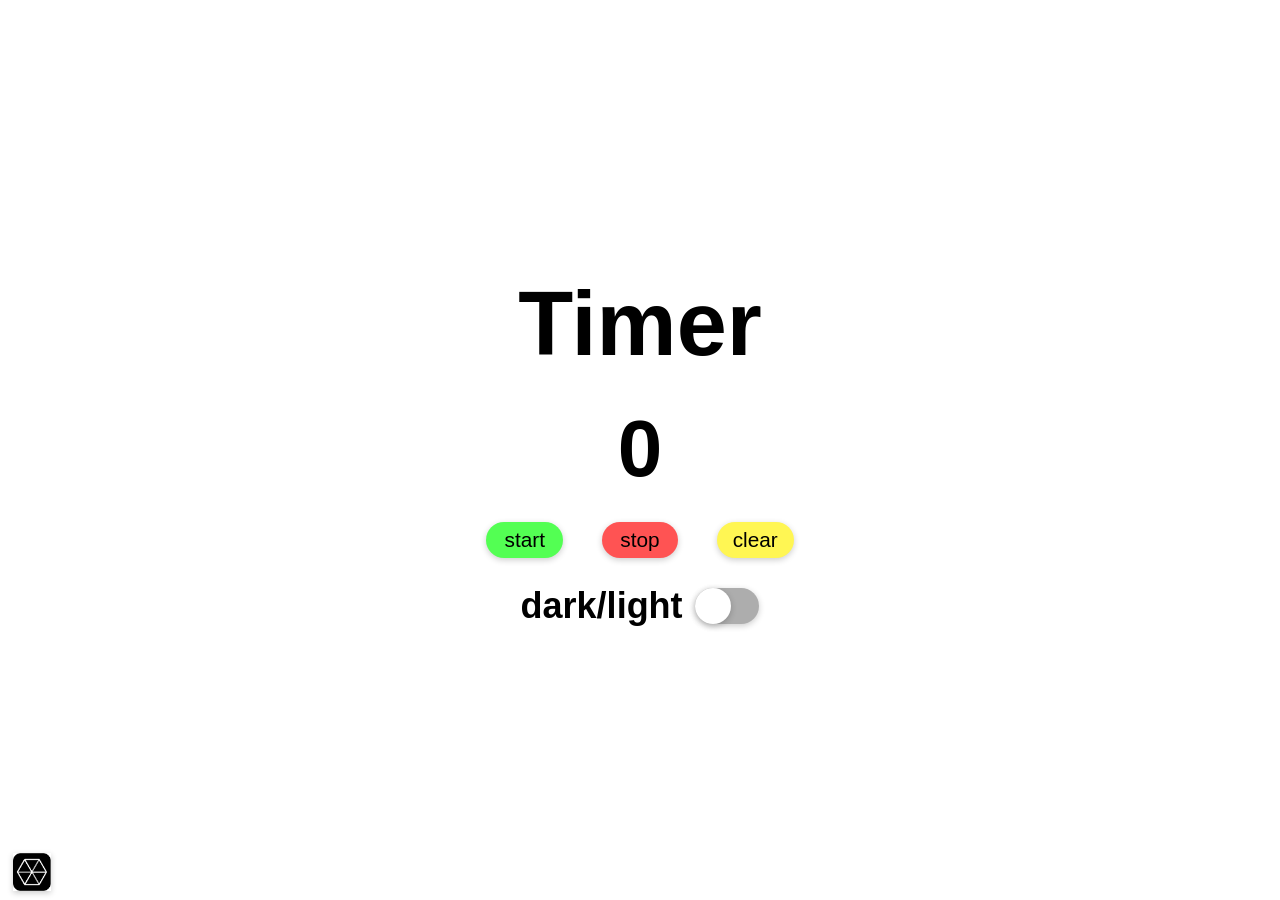
<file: index.html>
<!DOCTYPE html>
<html>
    <head>
        <meta charset="utf-8"/>
        <title></title>

        <link rel="stylesheet" href="style.css">
    </head>
    <body>
        <h1 class="title">Timer</h1>
        <h1 class="number">0</h1>

        <div class="buttons">
            <div class="start">start</div>
            <div class="stop">stop</div>
            <div class="clear">clear</div>
        </div>

        <div class="dark-light-switch">
            <h1 class="dltext">dark/light</h1>
            <div class="slider">
                <div class="circle"></div>
            </div>
        </div>

        <img class="logo" src="./XMFL로고.png" />
        <script src="script.js"></script>
    </body>
</html>
</file>
<file: style.css>
@import url('https://fonts.cdnfonts.com/css/ds-digital');

.logo {
    position: fixed;
    left: 0;
    bottom: 0;
    height: auto;
    width: 3vw;
    margin-bottom: 1vh;
    margin-left: 1vw;
    pointer-events: none;
    box-shadow: 0 2px 6px rgba(0,0,0,0.2);
}

body {
    margin: 0;
    display: flex;
    align-items: center;
    justify-content: center;
    height: 100vh;
    flex-direction: column;
    transition: background-color 0.3s;
    gap: 3vh;
}

.buttons {
    display:flex;
    flex-direction: row;
    gap: 3vw;
    cursor: pointer;
}

.start {
    height: 4vh;
    width: 6vw;
    background-color: rgb(83, 255, 83);
    display: flex;
    align-items: center;
    justify-content: center;
    border-radius: 6vw;
    font-family: 'DS-Digital', sans-serif;
    font-size: 130%;
    transition: background-color 0.3s;
    box-shadow: 0 2px 6px rgba(0,0,0,0.2);
}

.stop {
    height: 4vh;
    width: 6vw;
    background-color: rgb(255, 83, 83);
    display: flex;
    align-items: center;
    justify-content: center;
    border-radius: 6vw;
    font-family: 'DS-Digital', sans-serif;
    font-size: 130%;
    transition: background-color 0.3s;
    box-shadow: 0 2px 6px rgba(0,0,0,0.2);
}

.clear {
    height: 4vh;
    width: 6vw;
    background-color: rgb(255, 246, 83);
    display: flex;
    align-items: center;
    justify-content: center;
    border-radius: 6vw;
    font-family: 'DS-Digital', sans-serif;
    font-size: 130%;
    transition: background-color 0.3s;
    box-shadow: 0 2px 6px rgba(0,0,0,0.2);
}

.number {
    font-family: 'DS-Digital', sans-serif;
    font-size: 80px;
    margin: 0;
    transition: background-color 0.3s;
}

.slider {
    display: flex;
    align-items: center;
    height: 4vh;
    width: 5vw;
    background-color: rgb(173, 173, 173);
    border-radius: 6vw;
    transition: background-color 0.3s;
    box-shadow: 0 2px 6px rgba(0,0,0,0.2);
}

.circle {
    height: 4vh;
    width: 4vh;
    background-color: rgb(255, 255, 255);
    border-radius: 50%;
    transition: transform 0.3s ease-in-out;
    box-shadow: 0 2px 6px rgba(0,0,0,0.2);
}

.dark-light-switch {
    display: flex;
    flex-direction: row;
    gap: 1vw;
    align-items: center;
    justify-content: center;
}

.dltext {
    margin: 0;
    font-size: 4vh;
    transition: background-color 0.3s;
    font-family: 'DS-Digital', sans-serif;
}

.title {
    font-size: 10vh;
    margin: 0;
    transition: background-color 0.3s;
    font-family: 'DS-Digital', sans-serif;
}
</file>
<file: timer.css>
@import url('https://fonts.cdnfonts.com/css/ds-digital');

.logo {
    position: fixed;
    left: 0;
    bottom: 0;
    height: auto;
    width: 3vw;
    margin-bottom: 1vh;
    margin-left: 1vw;
    pointer-events: none;
    box-shadow: 0 2px 6px rgba(0,0,0,0.2);
}

body {
    margin: 0;
    display: flex;
    align-items: center;
    justify-content: center;
    height: 100vh;
    flex-direction: column;
    transition: background-color 0.3s;
    gap: 3vh;
}

.buttons {
    display:flex;
    flex-direction: row;
    gap: 3vw;
    cursor: pointer;
}

.start {
    height: 4vh;
    width: 6vw;
    background-color: rgb(83, 255, 83);
    display: flex;
    align-items: center;
    justify-content: center;
    border-radius: 6vw;
    font-family: 'DS-Digital', sans-serif;
    font-size: 130%;
    transition: background-color 0.3s;
    box-shadow: 0 2px 6px rgba(0,0,0,0.2);
}

.stop {
    height: 4vh;
    width: 6vw;
    background-color: rgb(255, 83, 83);
    display: flex;
    align-items: center;
    justify-content: center;
    border-radius: 6vw;
    font-family: 'DS-Digital', sans-serif;
    font-size: 130%;
    transition: background-color 0.3s;
    box-shadow: 0 2px 6px rgba(0,0,0,0.2);
}

.clear {
    height: 4vh;
    width: 6vw;
    background-color: rgb(255, 246, 83);
    display: flex;
    align-items: center;
    justify-content: center;
    border-radius: 6vw;
    font-family: 'DS-Digital', sans-serif;
    font-size: 130%;
    transition: background-color 0.3s;
    box-shadow: 0 2px 6px rgba(0,0,0,0.2);
}

.number {
    font-family: 'DS-Digital', sans-serif;
    font-size: 80px;
    margin: 0;
    transition: background-color 0.3s;
}

.slider {
    display: flex;
    align-items: center;
    height: 4vh;
    width: 5vw;
    background-color: rgb(173, 173, 173);
    border-radius: 6vw;
    transition: background-color 0.3s;
    box-shadow: 0 2px 6px rgba(0,0,0,0.2);
}

.circle {
    height: 4vh;
    width: 4vh;
    background-color: rgb(255, 255, 255);
    border-radius: 50%;
    transition: transform 0.3s ease-in-out;
    box-shadow: 0 2px 6px rgba(0,0,0,0.2);
}

.dark-light-switch {
    display: flex;
    flex-direction: row;
    gap: 1vw;
    align-items: center;
    justify-content: center;
}

.dltext {
    margin: 0;
    font-size: 4vh;
    transition: background-color 0.3s;
    font-family: 'DS-Digital', sans-serif;
}

.title {
    font-size: 10vh;
    margin: 0;
    transition: background-color 0.3s;
    font-family: 'DS-Digital', sans-serif;
}
</file>
